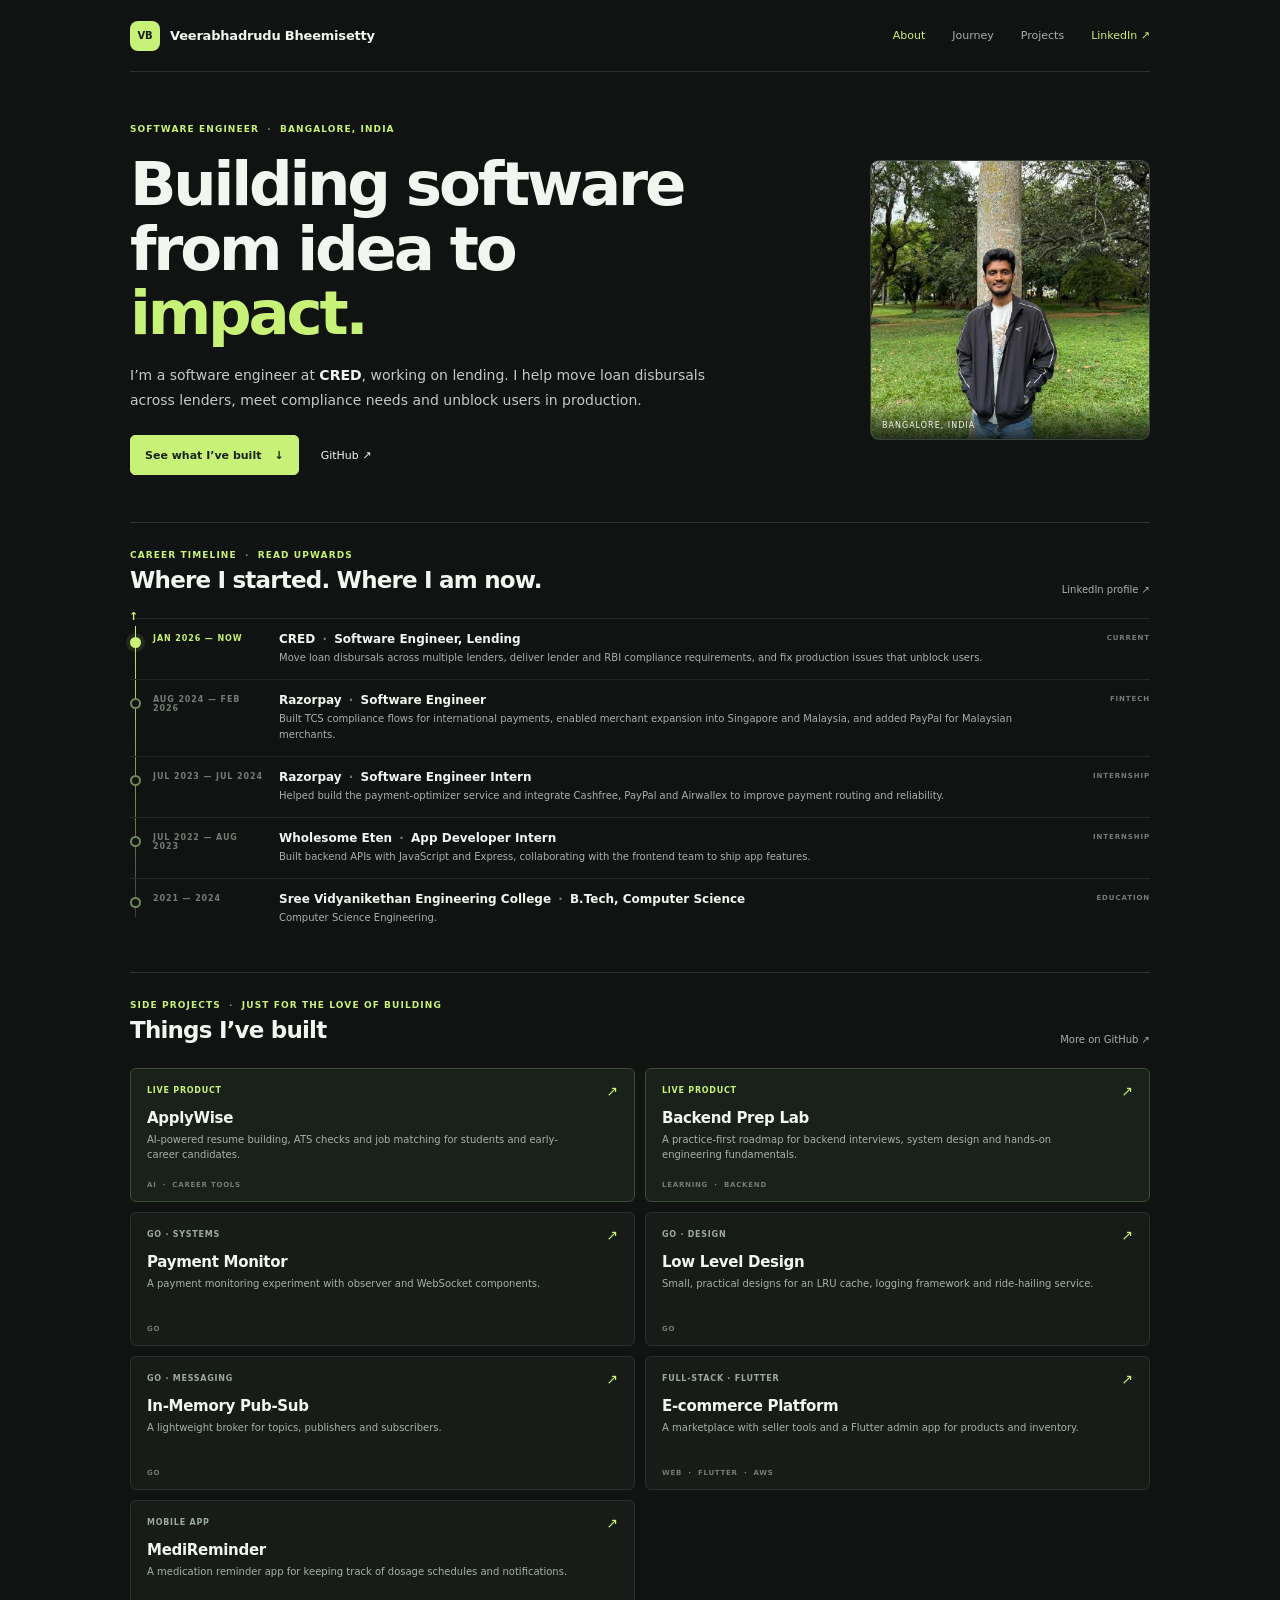
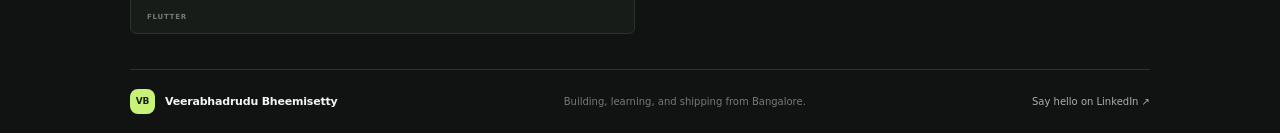
<file: index.html>
<!doctype html>
<html lang="en">
  <head>
    <meta charset="UTF-8" />
    <meta name="viewport" content="width=device-width, initial-scale=1" />
    <meta name="theme-color" content="#101312" />
    <meta name="description" content="Veerabhadrudu Bheemisetty — software engineer at CRED. A short career timeline and side projects." />
    <meta property="og:title" content="Veerabhadrudu Bheemisetty — Software Engineer" />
    <meta property="og:description" content="Software engineering across lending, backend systems and production." />
    <meta property="og:image" content="https://veera-1729.github.io/images/veerabhadrudu.png" />
    <title>Veerabhadrudu Bheemisetty — Software Engineer</title>
    <link rel="icon" type="image/svg+xml" href="./favicon.svg" />
    <link rel="stylesheet" href="./timeline.css?v=single-page" />
  </head>
  <body>
    <header class="header">
      <a class="brand" href="#about"><span class="brand-icon">VB</span><span>Veerabhadrudu Bheemisetty</span></a>
      <nav aria-label="Main navigation"><a class="active" href="#about">About</a><a href="#journey">Journey</a><a href="#projects">Projects</a><a class="nav-linkedin" href="https://www.linkedin.com/in/veerabhadrudu1729/" target="_blank" rel="noreferrer">LinkedIn ↗</a></nav>
    </header>

    <main>
      <section class="hero" id="about">
        <div class="hero-copy">
          <p class="eyebrow">SOFTWARE ENGINEER <span>·</span> BANGALORE, INDIA</p>
          <h1>Building software<br />from idea to <em>impact.</em></h1>
          <p class="hero-lede">I’m a software engineer at <strong>CRED</strong>, working on lending. I help move loan disbursals across lenders, meet compliance needs and unblock users in production.</p>
          <div class="hero-links"><a class="button-primary" href="#projects">See what I’ve built <span aria-hidden="true">↓</span></a><a class="button-text" href="https://github.com/veera-1729" target="_blank" rel="noreferrer">GitHub ↗</a></div>
        </div>
        <figure class="portrait"><img src="./images/veerabhadrudu.png" alt="Veerabhadrudu in a park" width="460" height="460" fetchpriority="high" /><figcaption>BANGALORE, INDIA</figcaption></figure>
      </section>

      <section class="timeline-section" id="journey" aria-labelledby="journey-title">
        <div class="section-heading"><div><p class="eyebrow">CAREER TIMELINE <span>·</span> READ UPWARDS</p><h2 id="journey-title">Where I started. Where I am now.</h2></div><a class="timeline-source" href="https://www.linkedin.com/in/veerabhadrudu1729/" target="_blank" rel="noreferrer">LinkedIn profile ↗</a></div>
        <ol class="timeline">
          <li class="current"><span class="timeline-marker"></span><div class="timeline-date">JAN 2026 — NOW</div><div class="timeline-content"><h3>CRED <span>·</span> Software Engineer, Lending</h3><p>Move loan disbursals across multiple lenders, deliver lender and RBI compliance requirements, and fix production issues that unblock users.</p></div><span class="timeline-type">CURRENT</span></li>
          <li><span class="timeline-marker"></span><div class="timeline-date">AUG 2024 — FEB 2026</div><div class="timeline-content"><h3>Razorpay <span>·</span> Software Engineer</h3><p>Built TCS compliance flows for international payments, enabled merchant expansion into Singapore and Malaysia, and added PayPal for Malaysian merchants.</p></div><span class="timeline-type">FINTECH</span></li>
          <li><span class="timeline-marker"></span><div class="timeline-date">JUL 2023 — JUL 2024</div><div class="timeline-content"><h3>Razorpay <span>·</span> Software Engineer Intern</h3><p>Helped build the payment-optimizer service and integrate Cashfree, PayPal and Airwallex to improve payment routing and reliability.</p></div><span class="timeline-type">INTERNSHIP</span></li>
          <li><span class="timeline-marker"></span><div class="timeline-date">JUL 2022 — AUG 2023</div><div class="timeline-content"><h3>Wholesome Eten <span>·</span> App Developer Intern</h3><p>Built backend APIs with JavaScript and Express, collaborating with the frontend team to ship app features.</p></div><span class="timeline-type">INTERNSHIP</span></li>
          <li><span class="timeline-marker"></span><div class="timeline-date">2021 — 2024</div><div class="timeline-content"><h3>Sree Vidyanikethan Engineering College <span>·</span> B.Tech, Computer Science</h3><p>Computer Science Engineering.</p></div><span class="timeline-type">EDUCATION</span></li>
        </ol>
      </section>

      <section class="projects-section" id="projects" aria-labelledby="projects-title">
        <div class="section-heading"><div><p class="eyebrow">SIDE PROJECTS <span>·</span> JUST FOR THE LOVE OF BUILDING</p><h2 id="projects-title">Things I’ve built</h2></div><a class="timeline-source" href="https://github.com/veera-1729?tab=repositories" target="_blank" rel="noreferrer">More on GitHub ↗</a></div>
        <div class="project-grid" aria-label="Projects">
          <a class="project-card featured" href="https://applywise.vegrade.com/" target="_blank" rel="noreferrer"><span class="project-top"><span class="project-kicker">LIVE PRODUCT</span><span class="project-arrow">↗</span></span><h2>ApplyWise</h2><p>AI-powered resume building, ATS checks and job matching for students and early-career candidates.</p><span class="project-stack">AI <i>·</i> CAREER TOOLS</span></a>
          <a class="project-card featured" href="https://backendprep.vegrade.com/#/" target="_blank" rel="noreferrer"><span class="project-top"><span class="project-kicker">LIVE PRODUCT</span><span class="project-arrow">↗</span></span><h2>Backend Prep Lab</h2><p>A practice-first roadmap for backend interviews, system design and hands-on engineering fundamentals.</p><span class="project-stack">LEARNING <i>·</i> BACKEND</span></a>
          <a class="project-card" href="https://github.com/veera-1729/payment-monitor" target="_blank" rel="noreferrer"><span class="project-top"><span class="project-kicker">GO · SYSTEMS</span><span class="project-arrow">↗</span></span><h2>Payment Monitor</h2><p>A payment monitoring experiment with observer and WebSocket components.</p><span class="project-stack">GO</span></a>
          <a class="project-card" href="https://github.com/veera-1729/low-level-design" target="_blank" rel="noreferrer"><span class="project-top"><span class="project-kicker">GO · DESIGN</span><span class="project-arrow">↗</span></span><h2>Low Level Design</h2><p>Small, practical designs for an LRU cache, logging framework and ride-hailing service.</p><span class="project-stack">GO</span></a>
          <a class="project-card" href="https://github.com/veera-1729/inmemory-pub-sub" target="_blank" rel="noreferrer"><span class="project-top"><span class="project-kicker">GO · MESSAGING</span><span class="project-arrow">↗</span></span><h2>In-Memory Pub-Sub</h2><p>A lightweight broker for topics, publishers and subscribers.</p><span class="project-stack">GO</span></a>
          <a class="project-card" href="https://www.linkedin.com/in/veerabhadrudu1729/" target="_blank" rel="noreferrer"><span class="project-top"><span class="project-kicker">FULL-STACK · FLUTTER</span><span class="project-arrow">↗</span></span><h2>E-commerce Platform</h2><p>A marketplace with seller tools and a Flutter admin app for products and inventory.</p><span class="project-stack">WEB <i>·</i> FLUTTER <i>·</i> AWS</span></a>
          <a class="project-card" href="https://www.linkedin.com/in/veerabhadrudu1729/" target="_blank" rel="noreferrer"><span class="project-top"><span class="project-kicker">MOBILE APP</span><span class="project-arrow">↗</span></span><h2>MediReminder</h2><p>A medication reminder app for keeping track of dosage schedules and notifications.</p><span class="project-stack">FLUTTER</span></a>
        </div>
      </section>
    </main>

    <footer class="footer"><a class="brand" href="#about"><span class="brand-icon">VB</span><span>Veerabhadrudu Bheemisetty</span></a><p>Building, learning, and shipping from Bangalore.</p><a href="https://www.linkedin.com/in/veerabhadrudu1729/" target="_blank" rel="noreferrer">Say hello on LinkedIn ↗</a></footer>
  </body>
</html>
</file>
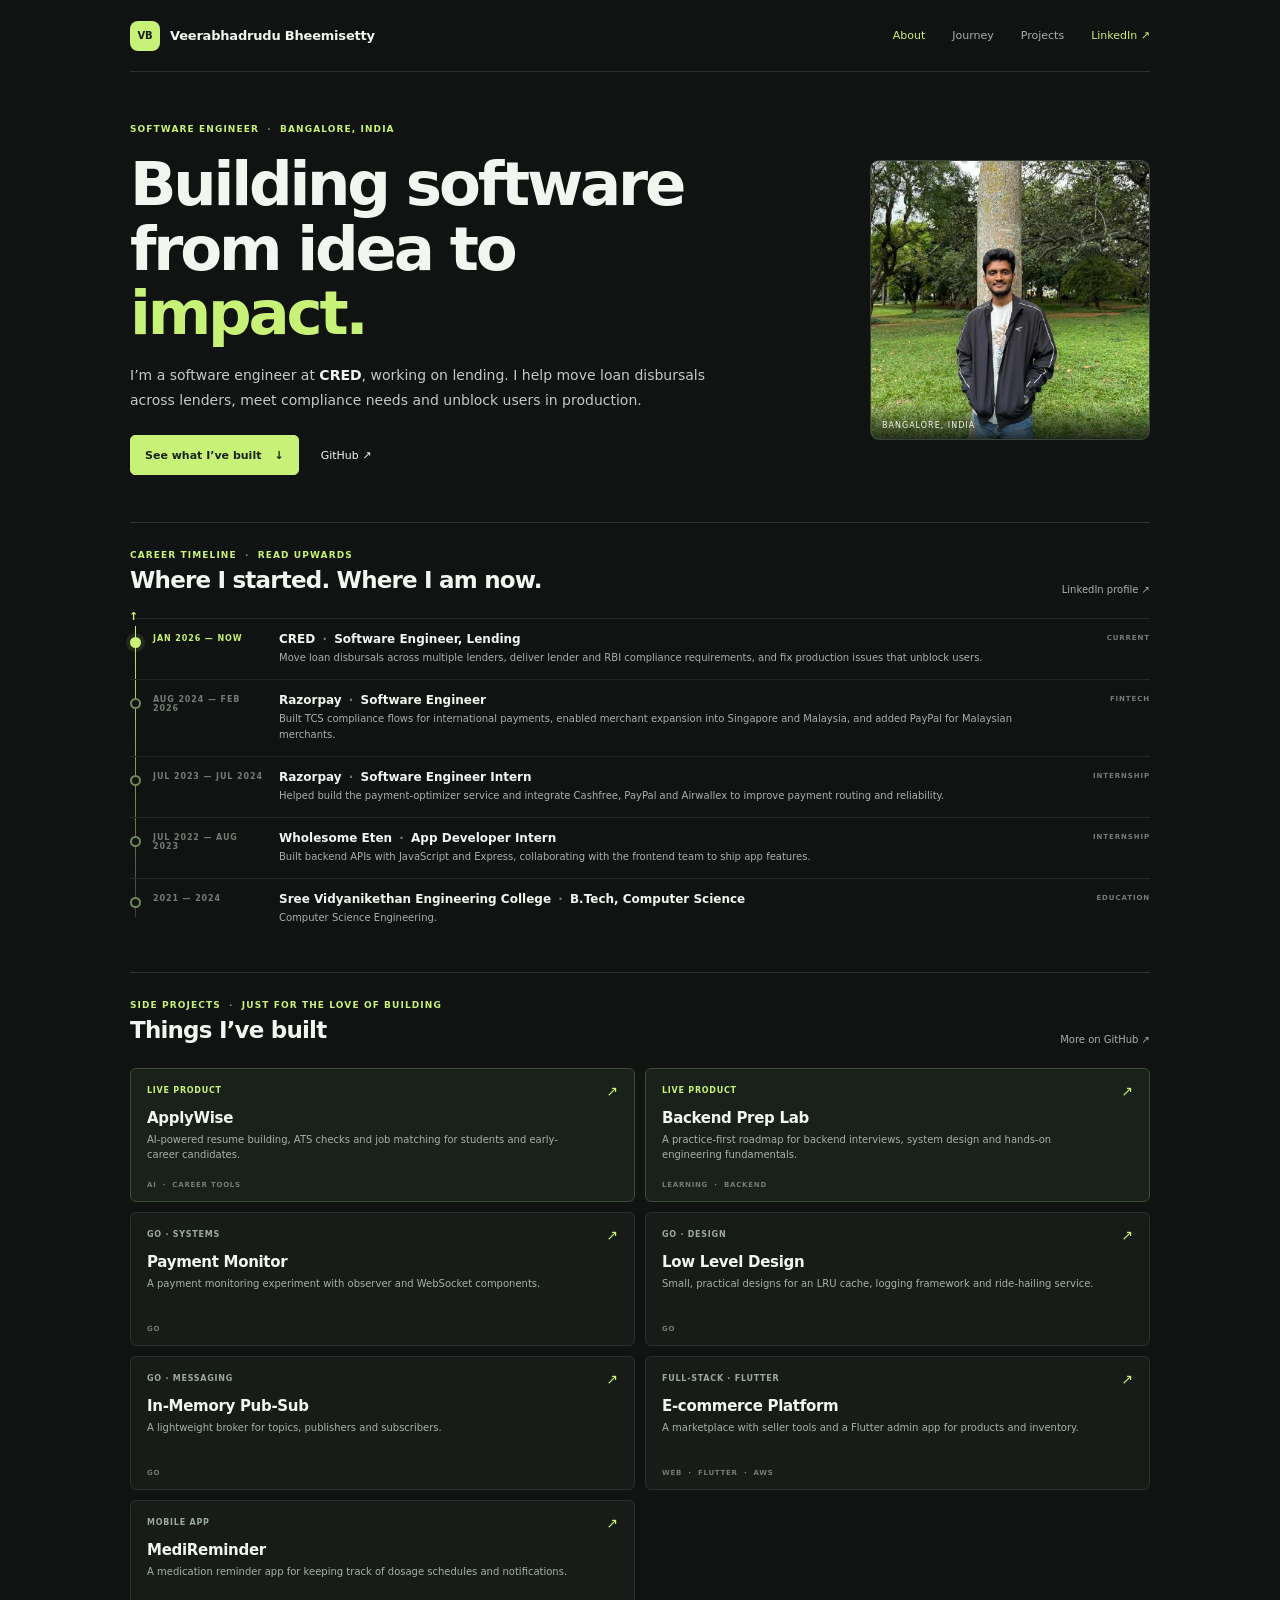
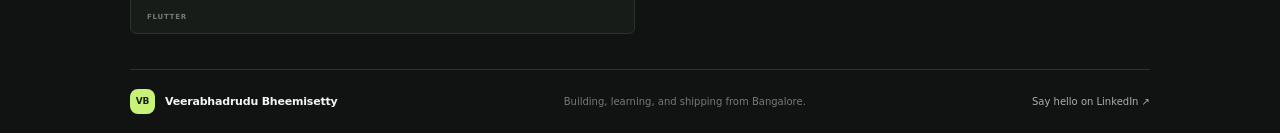
<file: projects.html>
<!doctype html>
<html lang="en">
  <head>
    <meta charset="UTF-8" />
    <meta name="viewport" content="width=device-width, initial-scale=1" />
    <meta http-equiv="refresh" content="0; url=./#projects" />
    <title>Projects — Veerabhadrudu Bheemisetty</title>
    <script>window.location.replace("./#projects");</script>
  </head>
  <body><p>Projects are now part of the <a href="./#projects">main portfolio page</a>.</p></body>
</html>
</file>
<file: timeline.css>
:root{color-scheme:dark;--bg:#101312;--panel:#171c19;--line:#2a322d;--text:#f2f5f0;--muted:#a8b0aa;--dim:#727c74;--accent:#c8f277;--width:1020px;font-family:Inter,ui-sans-serif,system-ui,-apple-system,BlinkMacSystemFont,"Segoe UI",sans-serif}*{box-sizing:border-box}html{scroll-behavior:smooth}body{margin:0;background:var(--bg);color:var(--text);-webkit-font-smoothing:antialiased}a{color:inherit;text-decoration:none}a:focus-visible{outline:2px solid var(--accent);outline-offset:4px}.header,.footer,main{width:min(var(--width),calc(100% - 56px));margin:0 auto}.header{height:72px;display:flex;align-items:center;justify-content:space-between;border-bottom:1px solid var(--line)}.brand{display:flex;align-items:center;gap:10px;font-size:13px;font-weight:650;letter-spacing:-.2px}.brand-icon{width:30px;height:30px;display:grid;place-items:center;background:var(--accent);color:#192016;border-radius:8px;font-size:10px;font-weight:800}.header nav{display:flex;align-items:center;gap:27px}.header nav a,.footer>a:last-child,.footer>a:nth-child(2){color:var(--muted);font-size:11px;transition:color .16s}.header nav a:hover,.header nav .active,.header nav .nav-linkedin,.footer>a:hover{color:var(--accent)}.header nav span{padding-left:3px}.hero{min-height:415px;padding:52px 0 47px;display:grid;grid-template-columns:1fr 280px;align-items:center;gap:56px}.hero-copy{max-width:625px}.eyebrow{color:var(--accent);font-size:9px;font-weight:700;letter-spacing:1.1px;margin:0}.eyebrow span{color:#829468;padding:0 4px}.hero h1,.projects-intro h1{margin:18px 0 17px;font-size:clamp(43px,5.3vw,61px);line-height:1.06;letter-spacing:-3.2px;font-weight:670}.hero h1 em,.projects-intro h1 em{color:var(--accent);font-style:normal}.hero-lede{max-width:600px;color:#c3cac4;font-size:14px;line-height:1.8;margin:0}.hero-lede strong{color:var(--text)}.hero-links{display:flex;align-items:center;gap:22px;margin-top:22px}.button-primary{min-height:40px;padding:0 14px;display:inline-flex;align-items:center;gap:13px;background:var(--accent);border:1px solid var(--accent);border-radius:5px;color:#1c231a;font-weight:700;font-size:11px;transition:background .15s}.button-primary:hover{background:#d7ff90}.button-text{font-size:11px;color:var(--text)}.button-text:hover{color:var(--accent)}.portrait{position:relative;width:280px;height:280px;margin:0;overflow:hidden;border:1px solid #39433b;border-radius:9px;background:var(--panel)}.portrait img{width:100%;height:100%;display:block;object-fit:cover;object-position:center 35%}.portrait figcaption{position:absolute;bottom:0;left:0;right:0;padding:17px 11px 9px;background:linear-gradient(transparent,rgba(10,15,12,.8));color:#f0f2ed;font-size:8px;letter-spacing:1px}.timeline-section{padding:27px 0 33px;border-top:1px solid var(--line)}.section-heading{display:flex;align-items:end;justify-content:space-between;margin-bottom:23px}.section-heading h2{font-size:23px;line-height:1.2;letter-spacing:-.8px;margin:7px 0 0;font-weight:620}.timeline-source{color:var(--muted);font-size:10px}.timeline-source:hover{color:var(--accent)}.timeline{list-style:none;padding:0;margin:0}.timeline li{position:relative;display:grid;grid-template-columns:110px 1fr 120px;align-items:start;gap:16px;padding:13px 0 13px 23px;border-top:1px solid #222925}.timeline li:before{content:"";position:absolute;left:5px;top:0;bottom:0;width:1px;background:#364237}.timeline li:first-child:before{top:16px}.timeline li:last-child:before{bottom:calc(100% - 20px)}.timeline-marker{position:absolute;left:0;top:18px;width:11px;height:11px;border:2px solid #718858;border-radius:50%;background:var(--bg);z-index:1}.timeline .current .timeline-marker{border-color:var(--accent);background:var(--accent);box-shadow:0 0 0 4px rgba(200,242,119,.1)}.timeline-date,.timeline-type{padding-top:2px;color:var(--dim);font-size:8px;letter-spacing:.9px;font-weight:700}.timeline .current .timeline-date{color:var(--accent)}.timeline-content h3{font-size:12px;margin:0 0 4px;font-weight:650}.timeline-content h3 span{color:var(--dim);padding:0 3px}.timeline-content p{font-size:10px;line-height:1.6;color:var(--muted);margin:0}.timeline-type{text-align:right;font-size:7px}.dates-note{margin:14px 0 0 23px;color:#6f7971;font-size:9px}.footer{min-height:64px;display:flex;align-items:center;justify-content:space-between;border-top:1px solid var(--line)}.footer .brand{font-size:11px}.footer .brand-icon{width:25px;height:25px;font-size:9px}.footer p{margin:0;color:var(--dim);font-size:10px}.footer>a:last-child,.footer>a:nth-child(2){font-size:10px}.projects-page{padding-top:49px;padding-bottom:31px}.projects-intro{margin-bottom:25px}.projects-intro h1{margin:12px 0 8px;font-size:47px}.projects-intro>p:last-child{color:var(--muted);font-size:12px;margin:0}.project-grid{display:grid;grid-template-columns:repeat(2,minmax(0,1fr));gap:10px}.project-card{min-height:134px;display:flex;flex-direction:column;align-items:flex-start;padding:14px 16px 12px;border:1px solid var(--line);border-radius:6px;background:var(--panel);transition:border-color .16s,transform .16s}.project-card:hover{border-color:#778a58;transform:translateY(-2px)}.project-card.featured{background:#19211a;border-color:#3b4b35}.project-top{width:100%;display:flex;align-items:center;justify-content:space-between}.project-kicker,.project-stack{color:#9ca99e;font-size:8px;font-weight:700;letter-spacing:.75px}.featured .project-kicker{color:var(--accent)}.project-arrow{color:var(--accent);font-size:14px}.project-card h2{font-size:15px;letter-spacing:-.3px;margin:10px 0 5px}.project-card p{max-width:440px;color:var(--muted);font-size:10px;line-height:1.5;margin:0 0 10px}.project-stack{margin-top:auto;color:var(--dim);font-size:7px}.project-stack i{font-style:normal;color:#818a80;padding:0 3px}.projects-footer{display:flex;justify-content:space-between;align-items:center;margin-top:18px}.projects-footer>span{color:var(--dim);font-size:10px}.projects-footer .button-primary{min-height:35px;font-size:10px}.page-projects .footer{margin-top:0}
@media(min-width:1300px){.hero{min-height:448px}.portrait{width:300px;height:300px}}
@media(max-width:680px){.header,.footer,main{width:calc(100% - 36px)}.header{height:63px}.brand{font-size:11px;gap:7px}.brand-icon{width:27px;height:27px}.header nav{gap:14px}.header nav a{font-size:9px}.hero{min-height:0;grid-template-columns:1fr 155px;gap:21px;padding:37px 0 35px}.hero h1{font-size:41px;letter-spacing:-2.3px}.hero-lede{font-size:11px;line-height:1.65}.portrait{width:155px;height:190px}.hero-links{gap:14px;margin-top:17px}.button-primary{font-size:10px;min-height:37px;padding:0 11px}.button-text{font-size:10px}.timeline-section{padding-top:23px}.section-heading{margin-bottom:16px}.section-heading h2{font-size:20px}.timeline li{grid-template-columns:78px 1fr;gap:9px;padding-top:12px;padding-bottom:12px}.timeline-type{display:none}.timeline-content h3{font-size:11px}.timeline-content p{font-size:9px}.timeline-date{font-size:7px}.dates-note{font-size:8px}.footer p{display:none}.projects-page{padding-top:34px}.projects-intro h1{font-size:42px;letter-spacing:-2px}.project-grid{grid-template-columns:1fr;gap:8px}.project-card{min-height:120px;padding:13px 14px}.project-card h2{margin-top:8px}.project-card p{font-size:10px}.projects-footer>span{max-width:130px;line-height:1.5}.footer>a:last-child,.footer>a:nth-child(2){font-size:9px}}
@media(max-width:390px){.hero{grid-template-columns:1fr 125px;gap:14px}.hero h1{font-size:35px;letter-spacing:-2px}.portrait{width:125px;height:165px}.header nav{gap:10px}.header nav a{font-size:8px}}
@media(prefers-reduced-motion:reduce){html{scroll-behavior:auto}*,*::before,*::after{transition:none!important}}
.timeline{position:relative}.timeline:before{content:"";position:absolute;left:5px;top:8px;bottom:22px;width:1px;background:linear-gradient(to bottom,var(--accent),#364237)}.timeline:after{content:"↑";position:absolute;left:-1px;top:-8px;z-index:2;color:var(--accent);font-size:11px;font-weight:700}.timeline li:before{display:none}.projects-section{padding:27px 0 35px;border-top:1px solid var(--line)}
</file>
